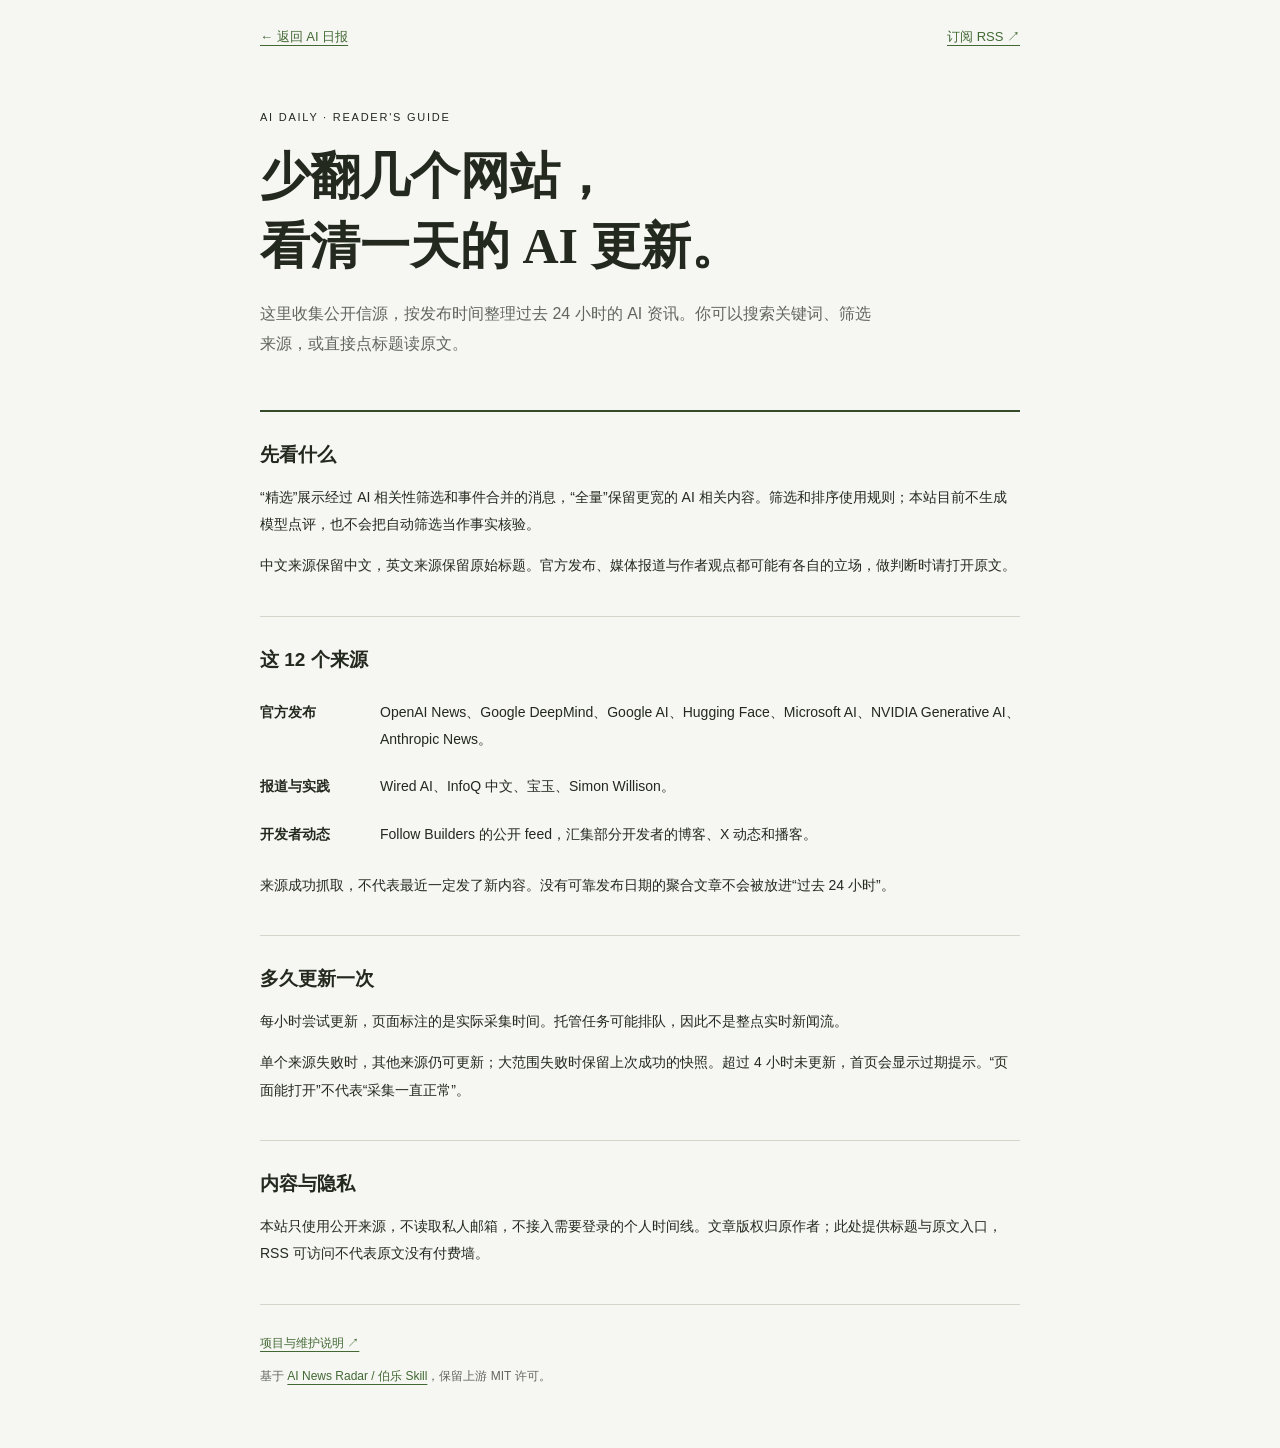
<file: about.html>
<!doctype html>
<html lang="zh-CN">
<head>
  <meta charset="UTF-8">
  <meta name="viewport" content="width=device-width, initial-scale=1">
  <title>使用与信源说明｜AI 日报</title>
  <meta name="description" content="了解 AI 日报的信息来源、筛选方式、更新时间和异常提示。">
  <link rel="icon" href="./assets/logo.svg" type="image/svg+xml">
  <link rel="stylesheet" href="./assets/public.css">
</head>
<body class="guide-page">
  <main class="guide-shell">
    <nav aria-label="页面导航"><a href="./">← 返回 AI 日报</a><a href="./data/feed.xml">订阅 RSS ↗</a></nav>
    <header><p class="guide-eyebrow">AI DAILY · READER'S GUIDE</p><h1>少翻几个网站，<br>看清一天的 AI 更新。</h1><p class="guide-lede">这里收集公开信源，按发布时间整理过去 24 小时的 AI 资讯。你可以搜索关键词、筛选来源，或直接点标题读原文。</p></header>
    <section><h2>先看什么</h2><p>“精选”展示经过 AI 相关性筛选和事件合并的消息，“全量”保留更宽的 AI 相关内容。筛选和排序使用规则；本站目前不生成模型点评，也不会把自动筛选当作事实核验。</p><p>中文来源保留中文，英文来源保留原始标题。官方发布、媒体报道与作者观点都可能有各自的立场，做判断时请打开原文。</p></section>
    <section><h2>这 12 个来源</h2><dl class="guide-sources"><div><dt>官方发布</dt><dd>OpenAI News、Google DeepMind、Google AI、Hugging Face、Microsoft AI、NVIDIA Generative AI、Anthropic News。</dd></div><div><dt>报道与实践</dt><dd>Wired AI、InfoQ 中文、宝玉、Simon Willison。</dd></div><div><dt>开发者动态</dt><dd>Follow Builders 的公开 feed，汇集部分开发者的博客、X 动态和播客。</dd></div></dl><p>来源成功抓取，不代表最近一定发了新内容。没有可靠发布日期的聚合文章不会被放进“过去 24 小时”。</p></section>
    <section><h2>多久更新一次</h2><p>每小时尝试更新，页面标注的是实际采集时间。托管任务可能排队，因此不是整点实时新闻流。</p><p>单个来源失败时，其他来源仍可更新；大范围失败时保留上次成功的快照。超过 4 小时未更新，首页会显示过期提示。“页面能打开”不代表“采集一直正常”。</p></section>
    <section><h2>内容与隐私</h2><p>本站只使用公开来源，不读取私人邮箱，不接入需要登录的个人时间线。文章版权归原作者；此处提供标题与原文入口，RSS 可访问不代表原文没有付费墙。</p></section>
    <footer><a href="https://github.com/homerzhou6778-tech/ai-daily">项目与维护说明 ↗</a><p>基于 <a href="https://github.com/LearnPrompt/ai-news-radar">AI News Radar / 伯乐 Skill</a>，保留上游 MIT 许可。</p></footer>
  </main>
</body>
</html>
</file>
<file: assets/public.css>
.public-footer { margin: 36px auto 18px; padding: 22px 0; border-top: 1px solid #d5d5cc; color: #68695f; font-size: 12px; line-height: 1.9; text-align: center; }
.public-footer a { color: inherit; text-underline-offset: 3px; }
.public-freshness { margin: 12px 0; padding: 12px 16px; border: 1px solid #bc8c40; background: #fff4d9; color: #694719; border-radius: 8px; font-size: 13px; line-height: 1.7; }
.guide-page { margin: 0; background: #f6f6f2; color: #23291e; font-family: "PingFang SC", "Microsoft YaHei", sans-serif; }
.guide-shell { max-width: 760px; margin: auto; padding: 28px 24px 48px; }
.guide-shell nav { display: flex; justify-content: space-between; gap: 18px; font-size: 13px; }
.guide-shell a { color: #426934; text-underline-offset: 4px; }
.guide-shell header { padding: 54px 0 34px; border-bottom: 2px solid #344c2a; }
.guide-eyebrow { font-size: 11px; letter-spacing: .16em; }
.guide-shell h1 { font-family: "Noto Serif SC", "Songti SC", SimSun, serif; font-size: clamp(32px, 7vw, 50px); line-height: 1.4; font-weight: 600; margin: 18px 0; }
.guide-lede { color: #62665d; font-size: 16px; line-height: 1.9; max-width: 620px; }
.guide-shell section { padding: 22px 0; border-bottom: 1px solid #d5d5cc; }
.guide-shell h2 { font-size: 19px; margin: 8px 0 16px; }
.guide-shell section p, .guide-sources { font-size: 14px; line-height: 1.95; }
.guide-sources div { display: grid; grid-template-columns: 110px 1fr; gap: 10px; padding: 10px 0; }
.guide-sources dt { font-weight: 600; }
.guide-sources dd { margin: 0; }
.guide-shell footer { padding-top: 28px; font-size: 12px; line-height: 1.8; color: #62665d; }
@media (max-width: 480px) { .guide-sources div { grid-template-columns: 1fr; gap: 0; } .guide-shell header { padding-top: 36px; } }
</file>
